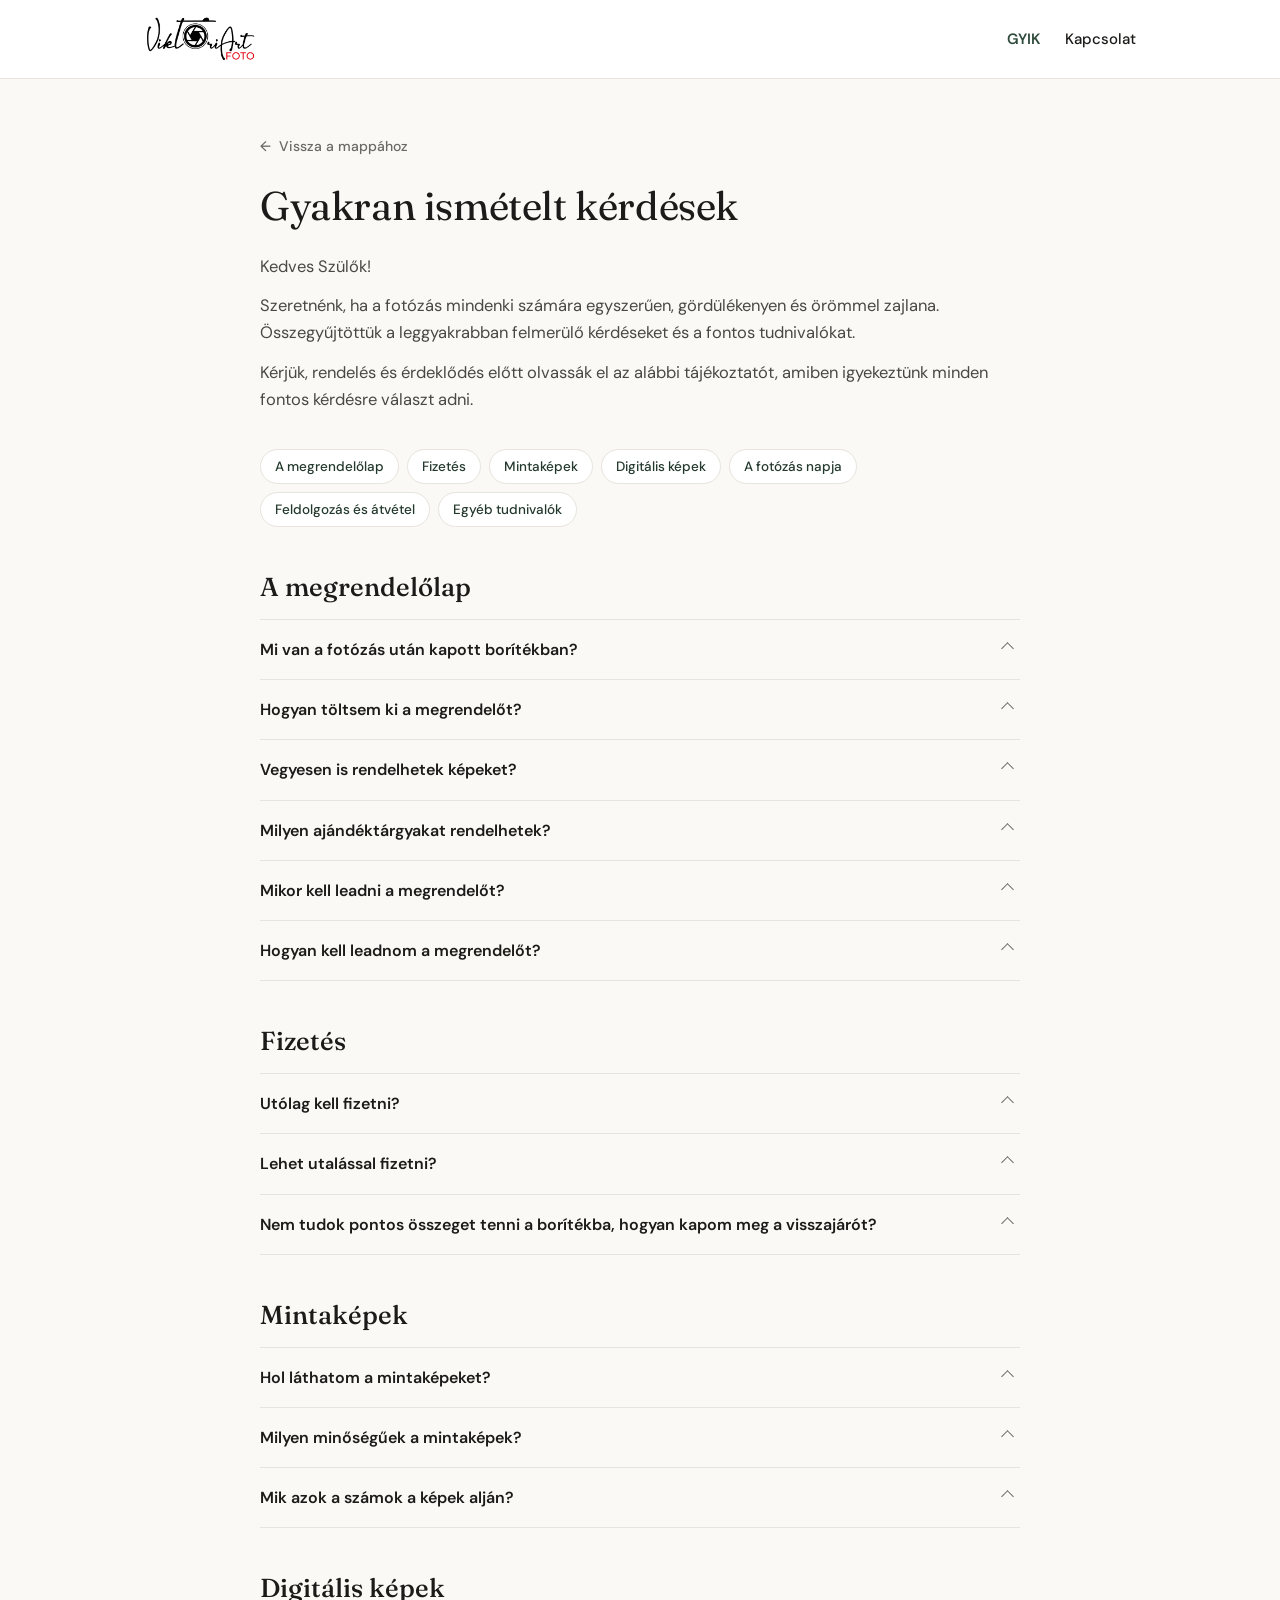
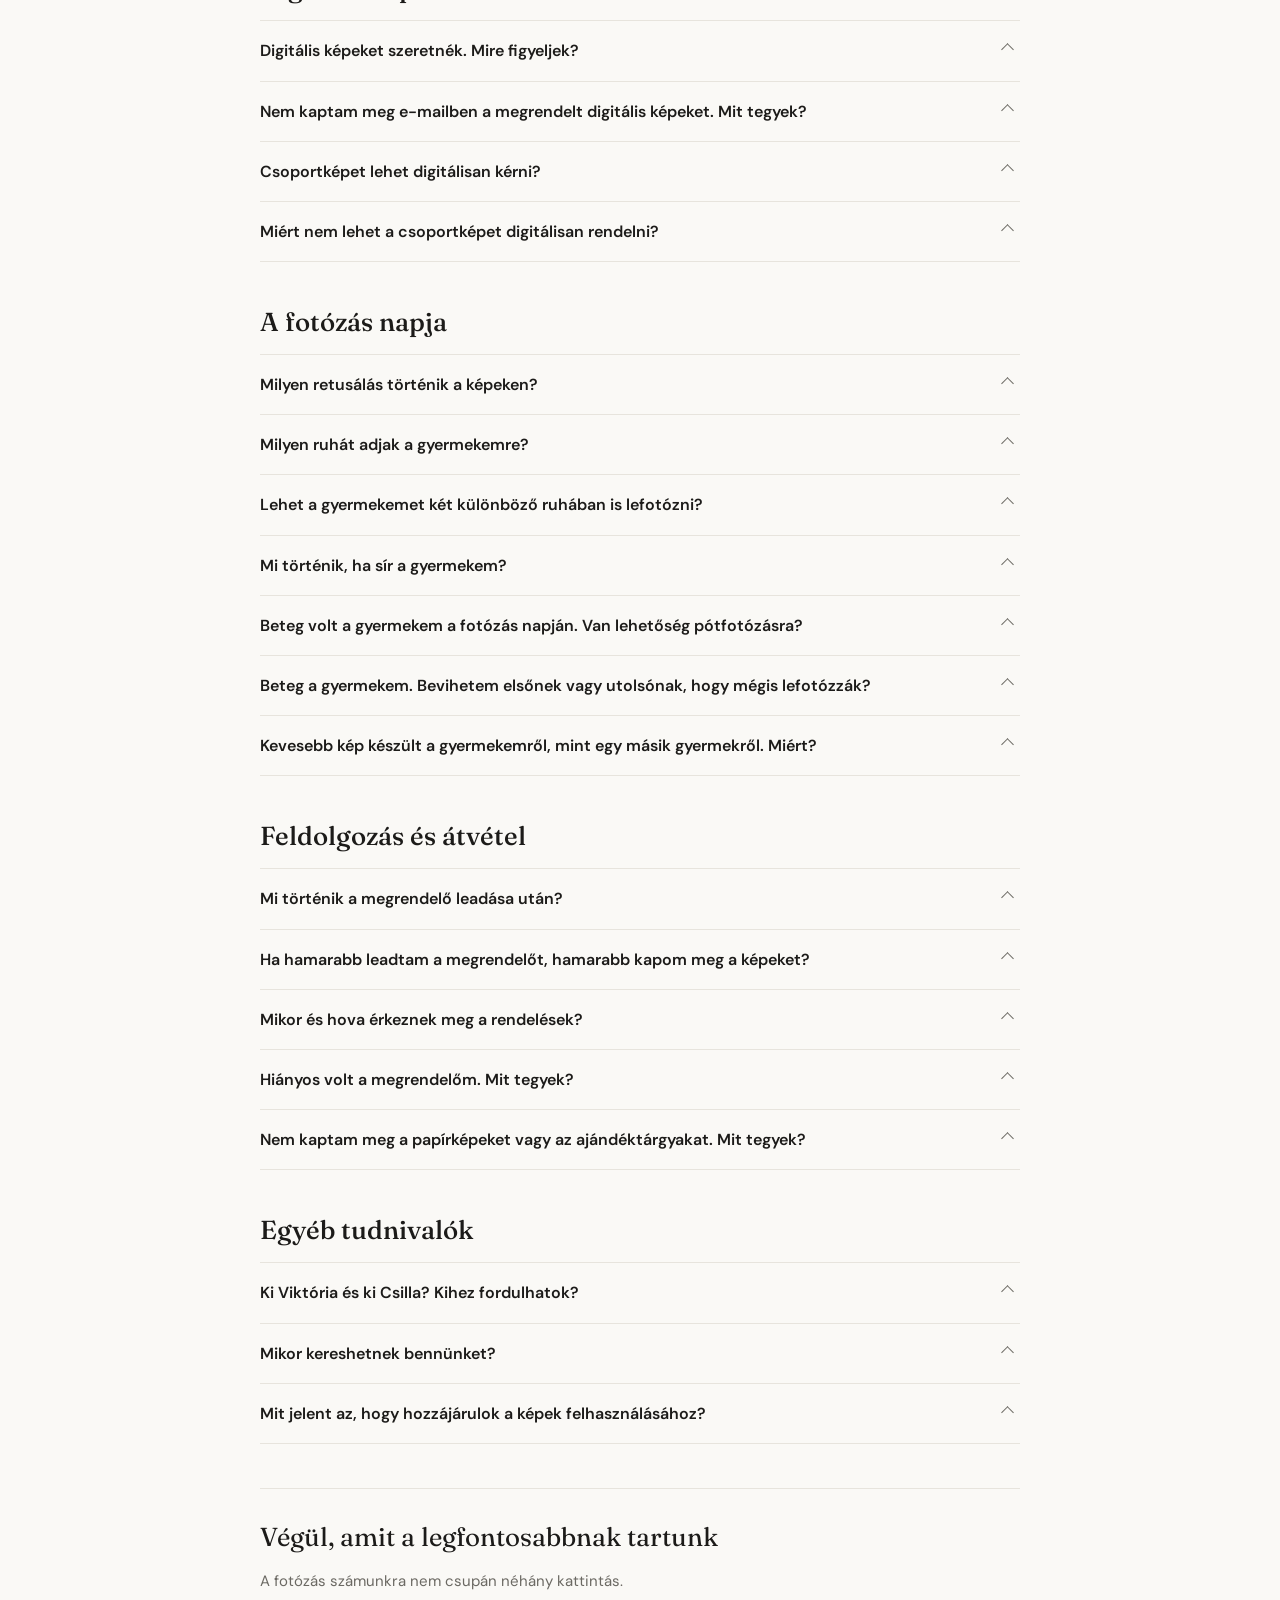
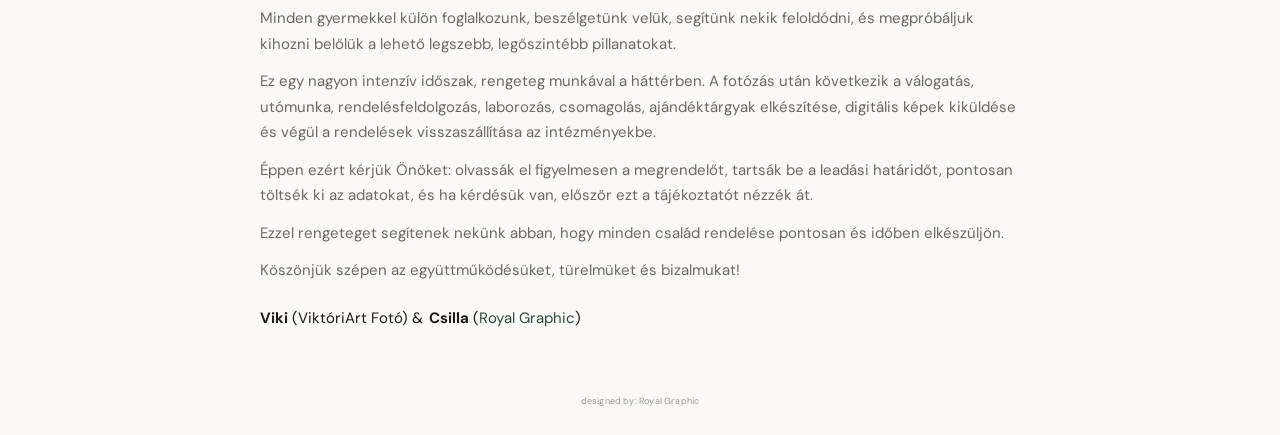
<file: gyik.html>
<!doctype html>
<html lang="hu">

<head>
  <meta charset="utf-8">
  <meta name="viewport" content="width=device-width, initial-scale=1">
  <meta name="robots" content="noindex, nofollow">
  <meta name="referrer" content="no-referrer">
  <meta name="description" content="Tudnivalók a fotózásról, a megrendelésről és a képek átvételéről.">
  <meta name="theme-color" content="#FAF9F6">
  <title>Gyakran ismételt kérdések - ViktóriArt Fotó</title>
  <link rel="icon" type="image/png" href="assets/favicon.png">
  <link rel="preconnect" href="https://fonts.googleapis.com">
  <link rel="preconnect" href="https://fonts.gstatic.com" crossorigin>
  <link
    href="https://fonts.googleapis.com/css2?family=DM+Sans:wght@400;500;700&family=Fraunces:opsz,wght@9..144,400;9..144,500&display=swap"
    rel="stylesheet">
  <link rel="stylesheet" href="styles.css">
</head>

<body>
  <div class="page">

    <header class="site-header">
      <div class="header-inner">
        <a href="index.html" aria-label="ViktóriArt Fotó - mintaképek" class="site-logo">
          <img src="assets/logo.png" alt="ViktóriArt Fotó" class="site-logo-img">
        </a>
        <nav aria-label="Fő navigáció" class="site-nav">
          <a href="gyik.html" aria-current="page" class="nav-link-active">GYIK</a>
          <a href="kapcsolat.html" class="nav-link-alt">Kapcsolat</a>
        </nav>
      </div>
    </header>

    <main class="page-main">
      <div class="content-wide">

        <a href="index.html" class="back-link back-link-base"><span aria-hidden="true" class="arrow">←</span>Vissza a
          mappához</a>

        <h1 class="faq-title">Gyakran ismételt kérdések</h1>

        <p class="faq-intro">Kedves Szülők!</p>
        <p class="faq-intro-2">Szeretnénk, ha a fotózás mindenki számára egyszerűen, gördülékenyen és örömmel zajlana.
          Összegyűjtöttük a leggyakrabban felmerülő kérdéseket és a fontos tudnivalókat.</p>
        <p class="faq-intro-last">Kérjük, rendelés és érdeklődés előtt olvassák el az alábbi tájékoztatót, amiben
          igyekeztünk minden fontos kérdésre választ adni.</p>

        <nav aria-label="Témakörök" class="topic-nav">
          <a href="#megrendelo" class="topic-chip">A megrendelőlap</a>
          <a href="#fizetes" class="topic-chip">Fizetés</a>
          <a href="#mintakepek" class="topic-chip">Mintaképek</a>
          <a href="#digitalis" class="topic-chip">Digitális képek</a>
          <a href="#fotozas" class="topic-chip">A fotózás napja</a>
          <a href="#atvetel" class="topic-chip">Feldolgozás és átvétel</a>
          <a href="#egyeb" class="topic-chip">Egyéb tudnivalók</a>
        </nav>

        <section id="megrendelo" class="faq-section">
          <h2 class="faq-section-title">A megrendelőlap</h2>
          <div class="faq-list">

            <details class="faq-item">
              <summary class="faq-question">Mi van a fotózás után kapott borítékban?<span class="chev faq-chevron"
                  aria-hidden="true"></span></summary>
              <div class="faq-answer">
                <p class="answer-p">Minden gyermek a fotózás után kap egy lezárt borítékot, amelyben 2 db megrendelőlap
                  található:</p>
                <ul class="answer-list">
                  <li><span class="form-red"><strong>Piros megrendelőlap </strong>(ViktóriArt Fotó):</span> a fényképek
                    megrendelésére szolgál.</li>
                  <li><span class="form-blue"><strong>Kék megrendelőlap </strong>(Royal Graphic):</span> az
                    ajándéktárgyak
                    megrendelésére szolgál.</li>
                </ul>
                <p class="answer-p-last">Kérjük, a két megrendelőt külön-külön töltsék ki!</p>
              </div>
            </details>

            <details class="faq-item">
              <summary class="faq-question">Hogyan töltsem ki a megrendelőt?<span class="chev faq-chevron"
                  aria-hidden="true"></span></summary>
              <div class="faq-answer">
                <p class="answer-p">A megrendelőt kérjük:</p>
                <ul class="answer-list">
                  <li>pontosan,</li>
                  <li>hiánytalanul,</li>
                  <li>jól olvashatóan,</li>
                  <li>a megfelelő darabszámokkal,</li>
                  <li>a megfelelő méretekkel</li>
                </ul>
                <p class="answer-p">kitölteni.</p>
                <p class="answer-p">A megrendelő alapján készítjük el az Önök rendelését, ezért nagyon fontos, hogy
                  minden adat egyértelmű legyen.</p>
                <p class="answer-p">Ha egy rendelés hiányos vagy nem egyértelmű, nem tudhatjuk biztosan, mi az Önök
                  pontos igénye, így sajnos a rendelés feldolgozása és a kért termék elkészítése is nehézségekbe
                  ütközhet.</p>
                <p class="answer-p-last">Amennyiben úgy érzik, hogy hibásan vagy hiányosan adták le a megrendelést,
                  kérjük, mielőbb vegyék fel velünk a kapcsolatot, és megpróbáljuk orvosolni a problémát.</p>
              </div>
            </details>

            <details class="faq-item">
              <summary class="faq-question">Vegyesen is rendelhetek képeket?<span class="chev faq-chevron"
                  aria-hidden="true"></span></summary>
              <div class="faq-answer">
                <p class="answer-p">Természetesen igen!</p>
                <p class="answer-p">Lehet például:</p>
                <ul class="answer-list">
                  <li>többféle méretű papírképet,</li>
                  <li>különböző képeket,</li>
                  <li>papírképet és digitális képet is</li>
                </ul>
                <p class="answer-p">együttesen rendelni.</p>
                <p class="answer-p-last">A különböző termékek szabadon kombinálhatók a megrendelőlapon feltüntetett
                  lehetőségek szerint.</p>
              </div>
            </details>

            <details class="faq-item">
              <summary class="faq-question">Milyen ajándéktárgyakat rendelhetek?<span class="chev faq-chevron"
                  aria-hidden="true"></span></summary>
              <div class="faq-answer">
                <p class="answer-p">A kék megrendelőlapon található QR-kód beolvasásával egyszerűen elérheti az
                  ajándéktárgyak elkészítésében közreműködő partnerem oldalát, ahol további információkat és
                  katalógusképeket talál az elérhető termékekről:
                  <a href="https://royalgraphic.hu/fotos-ajandek" target="_blank" rel="noopener noreferrer"
                    class="link-inline">royalgraphic.hu/fotos-ajandek</a>
                </p>
                <p class="answer-p">Érdemes az oldalt már a megrendelőlap kitöltése előtt felkeresni, mert a
                  termékek megtekintése segíthet a választásban. Ha pedig kérdése merül fel, az oldalon a
                  kapcsolatfelvételhez szükséges információkat is megtalálja.
                </p>
                <p class="answer-p-last">Ha olyan terméket keres, ami nem szerepel a megrendelőlapon, keresse az
                  ajándéktárgyak készítőjét, és érdeklődjön a lehetőségekről!
                </p>
              </div>
            </details>

            <details class="faq-item">
              <summary class="faq-question">Mikor kell leadni a megrendelőt?<span class="chev faq-chevron"
                  aria-hidden="true"></span></summary>
              <div class="faq-answer">
                <p class="answer-p">A megrendelőlap alján minden esetben fel van tüntetve a leadási határidő.</p>
                <p class="answer-p-last">Kérjük, ezt a határidőt tartsák be, hogy minden gyermek rendelése időben
                  feldolgozható legyen.</p>
              </div>
            </details>

            <details class="faq-item">
              <summary class="faq-question">Hogyan kell leadnom a megrendelőt?<span class="chev faq-chevron"
                  aria-hidden="true"></span></summary>
              <div class="faq-answer">
                <p class="answer-p">A megrendelőlapokat a megadott határidőig kérjük:</p>
                <ul class="answer-list">
                  <li>kitölteni,</li>
                  <li>a rendelés ellenértékét beletenni,</li>
                  <li>a borítékot lezárni,</li>
                  <li>majd az intézményben leadni.</li>
                </ul>
                <p class="answer-p-last">A borítékra kérjük írják rá a benne lévő pontos összeget, és lezárt állapotban
                  adják át.</p>
              </div>
            </details>

          </div>
        </section>

        <section id="fizetes" class="faq-section">
          <h2 class="faq-section-title">Fizetés</h2>
          <div class="faq-list">

            <details class="faq-item">
              <summary class="faq-question">Utólag kell fizetni?<span class="chev faq-chevron"
                  aria-hidden="true"></span></summary>
              <div class="faq-answer">
                <p class="answer-p">Nem.</p>
                <p class="answer-p-last">A rendelés pontos ellenértékét kérjük a lezárt borítékba beletenni, és így
                  leadni az
                  intézményben.</p>
              </div>
            </details>

            <details class="faq-item">
              <summary class="faq-question">Lehet utalással fizetni?<span class="chev faq-chevron"
                  aria-hidden="true"></span></summary>
              <div class="faq-answer">
                <p class="answer-p">Nagyon szeretnénk kérni, hogy lehetőség szerint ne utaljanak.</p>
                <p class="answer-p">Több intézmény és nagyon sok rendelés esetén rendkívül nehéz folyamatosan nyomon
                  követni, hogy ki, mikor és milyen összegben utalt.</p>
                <p class="answer-p">Ezért számunkra az a legbiztonságosabb és legegyszerűbb, ha mindenki a lezárt
                  borítékban, az intézményben adja le a megrendelését és az összeget.</p>
                <p class="answer-p-last">Köszönjük, hogy ezzel is segítik a gördülékeny munkánkat!</p>
              </div>
            </details>

            <details class="faq-item">
              <summary class="faq-question">Nem tudok pontos összeget tenni a borítékba, hogyan kapom meg a
                visszajárót?<span class="chev faq-chevron" aria-hidden="true"></span></summary>
              <div class="faq-answer">
                <p class="answer-p-last">Kérjük, pontos összeget tegyen a borítékba, mert visszajárót nem áll módunkban
                  kezelni!</p>
              </div>
            </details>

          </div>
        </section>

        <section id="mintakepek" class="faq-section">
          <h2 class="faq-section-title">Mintaképek</h2>
          <div class="faq-list">

            <details class="faq-item">
              <summary class="faq-question">Hol láthatom a mintaképeket?<span class="chev faq-chevron"
                  aria-hidden="true"></span></summary>
              <div class="faq-answer">
                <p class="answer-p-last">A fotózást követő három munkanapon belül az intézményben megadott e-mail
                  címükre érkezni fog
                  egy link, amin keresztül elérik a mintaképeket tartalmazó mappát.</p>
              </div>
            </details>

            <details class="faq-item">
              <summary class="faq-question">Milyen minőségűek a mintaképek?<span class="chev faq-chevron"
                  aria-hidden="true"></span></summary>
              <div class="faq-answer">
                <p class="answer-p">A mintaképek:</p>
                <ul class="answer-list">
                  <li>kicsinyített,</li>
                  <li>vízjellel ellátott,</li>
                  <li>alacsonyabb felbontású képek.</li>
                </ul>
                <p class="answer-p-last">A megrendelt digitális képeket később jó minőségben, nagy felbontásban, a
                  korábban mintaképeket tartalmazó mappába tesszük.</p>
              </div>
            </details>

            <details class="faq-item">
              <summary class="faq-question">Mik azok a számok a képek alján?<span class="chev faq-chevron"
                  aria-hidden="true"></span></summary>
              <div class="faq-answer">
                <p class="answer-p">A képek mellett/alján szereplő szám a kép azonosítója, például: <strong
                    class="text-strong">DSC 0123</strong></p>
                <p class="answer-p">A megrendelőlapon kérjük, ezt a pontos képszámot tüntessék fel!</p>
                <p class="answer-p">Ne azt írják, hogy „1. kép”, „2. kép”, „3. kép”.</p>
                <p class="answer-p-last">A képen található azonosító számot írják be, például: DSC 0123.</p>
              </div>
            </details>

          </div>
        </section>

        <section id="digitalis" class="faq-section">
          <h2 class="faq-section-title">Digitális képek</h2>
          <div class="faq-list">

            <details class="faq-item">
              <summary class="faq-question">Digitális képeket szeretnék. Mire figyeljek?<span class="chev faq-chevron"
                  aria-hidden="true"></span></summary>
              <div class="faq-answer">
                <p class="answer-p">A digitálisan megrendelést képek minden esetben az intézményben nyilvántartott
                  e-mail címre kerülnek kiküldésre.</p>
                <p class="answer-p">Hibás vagy hiányzó e-mail-cím esetén nem tudjuk a képeket elküldeni.</p>
                <p class="answer-p-last">Amennyiben a többiek már megkapták a digitális képeket, Ön pedig nem, kérjük,
                  vegyék fel velünk a kapcsolatot.</p>
              </div>
            </details>

            <details class="faq-item">
              <summary class="faq-question">Nem kaptam meg e-mailben a megrendelt digitális képeket. Mit tegyek?<span
                  class="chev faq-chevron" aria-hidden="true"></span></summary>
              <div class="faq-answer">
                <p class="answer-p">Előfordulhat, hogy a Drive vagy az e-mail rendszer nem küldi ki megfelelően az
                  értesítést, illetve technikai probléma lép fel.</p>
                <p class="answer-p">Amennyiben a csoportban a többiek már megkapták a digitális képeiket, kérjük,
                  elsőként nézzék meg a Google Drive-ban a „Velem megosztva” részt.</p>
                <p class="answer-p">Ott meg kell találniuk a gyermekük mappáját.</p>
                <p class="answer-p">Ha ott sem találják, előfordulhat, hogy:</p>
                <ul class="answer-list">
                  <li>hiányos volt a megrendelő,</li>
                  <li>hibás e-mail-cím került megadásra.</li>
                </ul>
                <p class="answer-p-last">Ebben az esetben kérjük, vegyék fel velünk a kapcsolatot.</p>
              </div>
            </details>

            <details class="faq-item">
              <summary class="faq-question">Csoportképet lehet digitálisan kérni?<span class="chev faq-chevron"
                  aria-hidden="true"></span></summary>
              <div class="faq-answer">
                <p class="answer-p">Sajnos nem.</p>
                <p class="answer-p">Csoportkép csak papírképen kérhető.</p>
                <p class="answer-p-last">Ennek oka, hogy a csoportképen több gyermek szerepel, és a digitális kép
                  további felhasználása érintheti más gyermekek személyiségi jogait.</p>
              </div>
            </details>

            <details class="faq-item">
              <summary class="faq-question">Miért nem lehet a csoportképet digitálisan rendelni?<span
                  class="chev faq-chevron" aria-hidden="true"></span></summary>
              <div class="faq-answer">
                <p class="answer-p">A csoportképen több gyermek szerepel, ezért a digitális formában történő továbbadás
                  és esetleges további felhasználás más gyermekek képmáshoz való jogát is érintheti.</p>
                <p class="answer-p-last">Ezért a csoportkép kizárólag 13 x 18 cm méretben, papírképként kérhető.</p>
              </div>
            </details>

          </div>
        </section>

        <section id="fotozas" class="faq-section">
          <h2 class="faq-section-title">A fotózás napja</h2>
          <div class="faq-list">

            <details class="faq-item">
              <summary class="faq-question">Milyen retusálás történik a képeken?<span class="chev faq-chevron"
                  aria-hidden="true"></span></summary>
              <div class="faq-answer">
                <p class="answer-p">Minden képen végzünk alap utómunkát:</p>
                <ul class="answer-list">
                  <li>színkorrekció,</li>
                  <li>fényesség- és tónusbeállítás,</li>
                  <li>vágás,</li>
                  <li>szükséges alapkorrekciók.</li>
                </ul>
                <p class="answer-p">Nagyobb, jól látható sebeket eltávolítunk.</p>
                <p class="answer-p">Ugyanakkor nincs lehetőségünk minden apró részlet retusálására. Nem áll módunkban
                  külön-külön eltávolítani például:</p>
                <ul class="answer-list">
                  <li>egy apró, alig látható sebet,</li>
                  <li>foltot a ruháról,</li>
                  <li>tetoválást,</li>
                  <li>minden kisebb ruházati hibát vagy egyéb apró részletet.</li>
                </ul>
                <p class="answer-p-last">Ezért kérjük Önöket, hogy a fotózás előtt lehetőség szerint ellenőrizzék a
                  gyermek ruháját, és ha nem szeretnék, hogy tetoválás látszódjon, gondoskodjanak annak eltávolításáról.
                </p>
              </div>
            </details>

            <details class="faq-item">
              <summary class="faq-question">Milyen ruhát adjak a gyermekemre?<span class="chev faq-chevron"
                  aria-hidden="true"></span></summary>
              <div class="faq-answer">
                <p class="answer-p">A fotózás előtt előre megmutatjuk az intézménynek a választott hátteret, és
                  elmondjuk, milyen színű ruhákat ajánlunk hozzá.</p>
                <p class="answer-p-last">A konkrét öltözéket természetesen Önökre bízzuk, de érdemes figyelembe venni,
                  hogy egy ünnepi, karácsonyi fotón szép látványt nyújt, ha a gyermek az alkalomhoz illően, rendezett
                  ruhában érkezik.</p>
              </div>
            </details>

            <details class="faq-item">
              <summary class="faq-question">Lehet a gyermekemet két különböző ruhában is lefotózni?<span
                  class="chev faq-chevron" aria-hidden="true"></span></summary>
              <div class="faq-answer">
                <p class="answer-p">Sajnos nincs lehetőség két külön ruhában történő fotózásra.</p>
                <p class="answer-p">Ennek oka, hogy a fotózás nem csupán néhány gyors kép elkészítéséből áll. A
                  gyermekekkel beszélgetünk, megnyerjük a bizalmukat, segítünk nekik feloldódni, beállítjuk őket, és
                  minden gyermekre külön időt szánunk.</p>
                <p class="answer-p-last">Így is arra törekszünk, hogy minden gyermekről szép, változatos sorozat
                  készüljön.</p>
              </div>
            </details>

            <details class="faq-item">
              <summary class="faq-question">Mi történik, ha sír a gyermekem?<span class="chev faq-chevron"
                  aria-hidden="true"></span></summary>
              <div class="faq-answer">
                <p class="answer-p">Semmi gond.</p>
                <p class="answer-p">Amennyiben egy gyermek sír vagy megijed, a gondozónőkkel, óvónőkkel együtt
                  megpróbáljuk megnyugtatni.</p>
                <p class="answer-p">Ha szükséges, várunk egy kicsit, és később újra megpróbáljuk.</p>
                <p class="answer-p">Ha viszont a gyermek továbbra sem szeretné a fotózást, nem erőltetjük. Nem
                  szeretnénk, hogy számára a fotózás kényszer vagy rossz élmény legyen.</p>
                <p class="answer-p-last">Ez egyébként ritkán fordul elő, mert mindenben igyekszünk támogatni a
                  gyermekeket, és játékosan, türelmesen közelítünk hozzájuk.</p>
              </div>
            </details>

            <details class="faq-item">
              <summary class="faq-question">Beteg volt a gyermekem a fotózás napján. Van lehetőség pótfotózásra?<span
                  class="chev faq-chevron" aria-hidden="true"></span></summary>
              <div class="faq-answer">
                <p class="answer-p">Amennyiben több napon keresztül az intézményben tartózkodunk, lehetőség szerint egy
                  másik napon, egy másik csoporttal tud csatlakozni a fotózáshoz. Ezt az intézményben a gondozónőkkel,
                  óvónőkkel egyeztetjük.</p>
                <p class="answer-p">Másik napon előre nem tudjuk garantálni a pótfotózást.</p>
                <p class="answer-p-last">Előfordulhat, hogy pótfotózást később a saját stúdiónkban szervezünk, de ennek
                  lehetősége attól függ, hogy az összes érintett intézményből mekkora igény jelentkezik.</p>
              </div>
            </details>

            <details class="faq-item">
              <summary class="faq-question">Beteg a gyermekem. Bevihetem elsőnek vagy utolsónak, hogy mégis
                lefotózzák?<span class="chev faq-chevron" aria-hidden="true"></span></summary>
              <div class="faq-answer">
                <p class="answer-p">Semmiképpen sem.</p>
                <p class="answer-p">Ennek több oka is van. A beteg gyermek általában:</p>
                <ul class="answer-list">
                  <li>fáradtabb,</li>
                  <li>bágyadtabb,</li>
                  <li>kevésbé jókedvű,</li>
                  <li>könnyebben elsírja magát,</li>
                  <li>és sokszor a betegség a szemén, arcán is látható.</li>
                </ul>
                <p class="answer-p">Még akkor sem biztos, hogy jól érzi magát a fotózáson, ha „csak egy kis megfázásról
                  van szó”, vagy már elmúltak a tünetek, de még otthon tartják biztonsági okokból.</p>
                <p class="answer-p">A gyermek egészsége minden fotónál fontosabb.</p>
                <p class="answer-p">Ráadásul egy beteg gyermek megfertőzheti a többi gyermeket és minket is, nekünk
                  pedig ezt követően további intézményekbe kell mennünk fotózni.</p>
                <p class="answer-p-last">Kérjük, ebben legyenek partnereink!</p>
              </div>
            </details>

            <details class="faq-item">
              <summary class="faq-question">Kevesebb kép készült a gyermekemről, mint egy másik gyermekről. Miért?<span
                  class="chev faq-chevron" aria-hidden="true"></span></summary>
              <div class="faq-answer">
                <p class="answer-p">Kérjük, ne a képek számát hasonlítsák össze!</p>
                <p class="answer-p">Minden gyermekre ugyanannyi figyelmet és időt fordítunk a fotózás során.</p>
                <p class="answer-p">Előfordulhat, hogy egy gyermekről több jól sikerült kép készül, mert például:</p>
                <ul class="answer-list">
                  <li>többféle arckifejezést mutat,</li>
                  <li>többet mosolyog,</li>
                  <li>huncutkodik,</li>
                  <li>változatosabban reagál a helyzetekre.</li>
                </ul>
                <p class="answer-p">Más gyermeknél lehet, hogy kevesebb kép marad meg, mert végig ugyanúgy ült, kevésbé
                  változtatta az arckifejezését, vagy éppen nehezebben oldódott fel.</p>
                <p class="answer-p">A lényeg nem a képek mennyisége, hanem az, hogy a gyermekükről készült sorozatban
                  megtalálják azokat a pillanatokat, amelyeket igazán szépnek éreznek.</p>
                <p class="answer-p-last">Kérjük, ne hasonlítsák össze gyermekük képeit más gyermekekével. Minden gyermek
                  egyedi, és minden gyermekből a számára legszebb pillanatokat szeretnénk megmutatni.</p>
              </div>
            </details>

          </div>
        </section>

        <section id="atvetel" class="faq-section">
          <h2 class="faq-section-title">Feldolgozás és átvétel</h2>
          <div class="faq-list">

            <details class="faq-item">
              <summary class="faq-question">Mi történik a megrendelő leadása után?<span class="chev faq-chevron"
                  aria-hidden="true"></span></summary>
              <div class="faq-answer">
                <p class="answer-p">A folyamat több lépésből áll:</p>
                <ul class="answer-list">
                  <li>a határidő után átvesszük a megrendelőket az intézményből,</li>
                  <li>feldolgozzuk a rendeléseket,</li>
                  <li>a képeket méret és rendelés szerint csoportosítjuk,</li>
                  <li>elvégezzük az utómunkát,</li>
                  <li>elküldjük a képeket a laborba,</li>
                  <li>átvesszük az elkészült papírképeket,</li>
                  <li>gyermekenként összeállítjuk és csomagoljuk a rendeléseket,</li>
                  <li>elkészülnek az ajándéktárgyak,</li>
                  <li>kiküldjük a megrendelt digitális képeket,</li>
                  <li>végül a kész papírképeket és ajándéktárgyakat visszaszállítjuk az intézménybe.</li>
                </ul>
                <p class="answer-p-last">Kérjük türelmüket és megértésüket.</p>
              </div>
            </details>

            <details class="faq-item">
              <summary class="faq-question">Ha hamarabb leadtam a megrendelőt, hamarabb kapom meg a képeket?<span
                  class="chev faq-chevron" aria-hidden="true"></span></summary>
              <div class="faq-answer">
                <p class="answer-p">Nem.</p>
                <p class="answer-p">A megrendeléseket nem folyamatosan, egyesével dolgozzuk fel.</p>
                <p class="answer-p">A leadási határidő után, egyszerre vesszük át az intézményben a megrendelőket, és
                  ezután kezdjük meg azok feldolgozását.</p>
                <p class="answer-p-last">Így tudjuk biztosítani, hogy mindenki rendelése egységesen, követhetően és a
                  lehető leggyorsabban elkészüljön.</p>
              </div>
            </details>

            <details class="faq-item">
              <summary class="faq-question">Mikor és hova érkeznek meg a rendelések?<span class="chev faq-chevron"
                  aria-hidden="true"></span></summary>
              <div class="faq-answer">
                <p class="answer-p">A kész papírképeket és ajándéktárgyakat az intézményben személyesen adjuk át. Saját
                  csoportjukban át tudják átvenni.</p>
                <p class="answer-p">Fontos tudni, hogy a rendelés elkészítésének több lépése van, ezért ez több hetet is
                  igénybe vehet.</p>
                <p class="answer-p-last">Úgy szervezzük a munkát, hogy a rendelések az ünnepek előtt
                  megérkezzenek, így át tudják adni őket szeretteiknek.</p>
              </div>
            </details>

            <details class="faq-item">
              <summary class="faq-question">Hiányos volt a megrendelőm. Mit tegyek?<span class="chev faq-chevron"
                  aria-hidden="true"></span></summary>
              <div class="faq-answer">
                <p class="answer-p">Kérjük, vegyék fel velünk a kapcsolatot!</p>
                <p class="answer-p">Igyekszünk a problémát a lehető leggyorsabban megoldani.</p>
                <p class="answer-p-last">Amennyiben hibás vagy hiányos rendelés miatt kellemetlenség adódik, előre is
                  köszönjük megértésüket és elnézésüket kérjük.</p>
              </div>
            </details>

            <details class="faq-item">
              <summary class="faq-question">Nem kaptam meg a papírképeket vagy az ajándéktárgyakat. Mit tegyek?<span
                  class="chev faq-chevron" aria-hidden="true"></span></summary>
              <div class="faq-answer">
                <p class="answer-p">Ha a többiek már megkapták a rendelésüket, Ön azonban nem, kérjük, vegye fel velünk
                  a kapcsolatot.</p>
                <p class="answer-p">A gyors beazonosítás érdekében minden esetben írja meg:</p>
                <ul class="answer-list">
                  <li>a gyermek teljes nevét,</li>
                  <li>az intézmény nevét,</li>
                  <li>a csoport megnevezését.</li>
                </ul>
                <p class="answer-p-last">Ezek nélkül sokkal nehezebb megtalálnunk a rendelést.</p>
              </div>
            </details>

          </div>
        </section>

        <section id="egyeb" class="faq-section">
          <h2 class="faq-section-title">Egyéb tudnivalók</h2>
          <div class="faq-list">

            <details class="faq-item">
              <summary class="faq-question">Ki Viktória és ki Csilla? Kihez fordulhatok?<span class="chev faq-chevron"
                  aria-hidden="true"></span></summary>
              <div class="faq-answer">
                <p class="answer-p"><strong class="text-strong-alt">Viktória</strong> - ő a fotós (ViktóriArt Fotó). A
                  fotózással, képekkel, mintaképekkel, digitális képekkel kapcsolatos kérdésekben őt keressék.</p>
                <p class="answer-p"><strong class="text-strong">Csilla</strong> - ő a grafikus (Royal Graphic), aki az
                  ajándéktárgyakat készíti, ezzel kapcsolatos kérdésekben ő tud segíteni.
                </p>
                <p class="answer-p-last">A rendelhető ajándéktárgyakról és egyéb szolgáltatásairól további információt
                  az alábbi <a href="https://royalgraphic.hu/fotos-ajandek" target="_blank" rel="noopener noreferrer"
                    class="link-inline">oldalon</a> talál.</p>
              </div>
            </details>

            <details class="faq-item">
              <summary class="faq-question">Mikor kereshetnek bennünket?<span class="chev faq-chevron"
                  aria-hidden="true"></span></summary>
              <div class="faq-answer">
                <p class="answer-p">Ez az időszak a fotós számára rendkívül intenzív, ezért sajnos napközben nem tud
                  folyamatosan telefonokat fogadni, éz e-mailekre is korlátozottan tud válaszolni. Előfordulhat, hogy
                  egy e-mail csak
                  este, vagy akár 2-3 nappal később jut el hozzá és kerül megválaszolásra.</p>
                <p class="answer-p">Ezért kérjük, hogy elsőként mindig olvassák el ezt a tájékoztatót, mert igyekeztünk
                  a leggyakoribb kérdésekre itt választ adni.</p>
                <p class="answer-p">Amennyiben egyéb kérdésük lenne, a fotós telefonon 12:00 és 14:00 óra között
                  tud hívást fogadni.</p>
                <p class="answer-p">A grafikus hétköznap, munkaidőben folyamatosan elérhető. </p>
                <a href="kapcsolat.html" class="gift-link gift-cta link-spaced">Kapcsolat<span aria-hidden="true"
                    class="arrow">→</span></a>
                <p class="answer-p-last">Köszönjük a türelmüket és megértésüket!</p>
              </div>
            </details>

            <details class="faq-item">
              <summary class="faq-question">Mit jelent az, hogy hozzájárulok a képek felhasználásához?<span
                  class="chev faq-chevron" aria-hidden="true"></span></summary>
              <div class="faq-answer">
                <p class="answer-p">A hozzájárulás kizárólag arra vonatkozik, hogy a ViktóriaArt Fotó oldalán esetenként
                  megjelenhessen egy-egy gyermek fotója.</p>
                <p class="answer-p">Ezeket kizárólag saját oldalamon használom: referenciaként, vagy azért, mert készült
                  egy különösen szép, kedves pillanat.</p>
                <p class="answer-p">Más célra és más felületen nem használom fel a gyermekek fotóit.</p>
                <p class="answer-p-last">Fontos azonban, hogy még hozzájárulás esetén sem jelenti ez azt, hogy a gyermek
                  fotója biztosan megjelenik. Csak néhány, általam kiválasztott képet szoktam megosztani, és
                  előfordulhat, hogy egy adott gyermek képe egyáltalán nem kerül ki.</p>
              </div>
            </details>

          </div>
        </section>

        <div class="closing">
          <h2 class="closing-title">Végül, amit a legfontosabbnak tartunk</h2>
          <p class="closing-lead">A fotózás számunkra nem csupán néhány kattintás.</p>
          <p class="closing-p">Minden gyermekkel külön foglalkozunk, beszélgetünk velük, segítünk nekik feloldódni, és
            megpróbáljuk kihozni belőlük a lehető legszebb, legőszintébb pillanatokat.</p>
          <p class="closing-p">Ez egy nagyon intenzív időszak, rengeteg munkával a háttérben. A fotózás után következik
            a válogatás, utómunka, rendelésfeldolgozás, laborozás, csomagolás, ajándéktárgyak elkészítése, digitális
            képek kiküldése és végül a rendelések visszaszállítása az intézményekbe.</p>
          <p class="closing-p">Éppen ezért kérjük Önöket: olvassák el figyelmesen a megrendelőt, tartsák be a leadási
            határidőt, pontosan töltsék ki az adatokat, és ha kérdésük van, először ezt a tájékoztatót nézzék át.</p>
          <p class="closing-p">Ezzel rengeteget segítenek nekünk abban, hogy minden család rendelése pontosan és időben
            elkészüljön.</p>
          <p class="closing-p-last">Köszönjük szépen az együttműködésüket, türelmüket és bizalmukat!</p>
          <p class="signature"><span class="sig-group"><strong class="sig-name">Viki</strong> <span
                class="sig-detail">(ViktóriArt Fotó)</span> &amp;</span> <span class="sig-group"><strong
                class="sig-name">Csilla</strong> <span class="sig-detail">(<a href="https://royalgraphic.hu"
                  target="_blank" rel="noopener noreferrer" class="link-inline">Royal Graphic</a>)</span></span></p>
        </div>

      </div>
    </main>

    <footer class="site-footer">
      <p class="footer-text">designed by: <a href="https://royalgraphic.hu" target="_blank" rel="noopener noreferrer"
          class="footer-link">Royal Graphic</a></p>
    </footer>

  </div>
  <script src="app.js" defer></script>
</body>

</html>
</file>
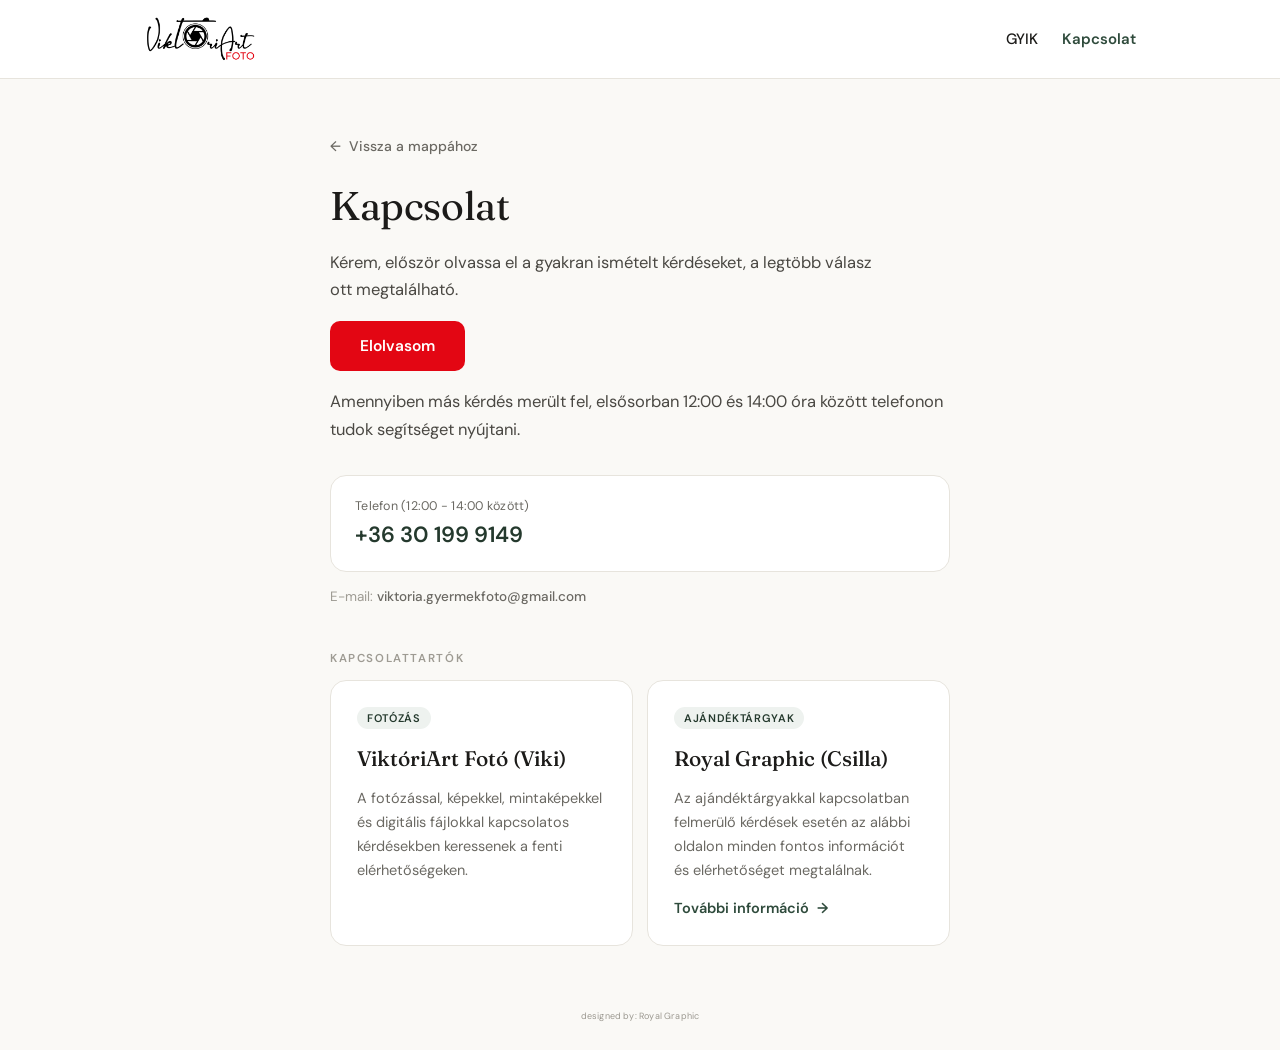
<file: kapcsolat.html>
<!doctype html>
<html lang="hu">
<head>
<meta charset="utf-8">
<meta name="viewport" content="width=device-width, initial-scale=1">
<meta name="robots" content="noindex, nofollow">
<meta name="referrer" content="no-referrer">
<meta name="description" content="Elérhetőségek: telefon és e-mail.">
<meta name="theme-color" content="#FAF9F6">
<title>ViktóriArt Fotó - Kapcsolat</title>
<link rel="icon" type="image/png" href="assets/favicon.png">
<link rel="preconnect" href="https://fonts.googleapis.com">
<link rel="preconnect" href="https://fonts.gstatic.com" crossorigin>
<link href="https://fonts.googleapis.com/css2?family=DM+Sans:wght@400;500;700&family=Fraunces:opsz,wght@9..144,400;9..144,500&display=swap" rel="stylesheet">
<link rel="stylesheet" href="styles.css">
</head>
<body>
<div class="page">

  <header class="site-header">
    <div class="header-inner">
      <a href="index.html" aria-label="ViktóriArt Fotó - mintaképek" class="site-logo">
        <img src="assets/logo.png" alt="ViktóriArt Fotó" class="site-logo-img">
      </a>
      <nav aria-label="Fő navigáció" class="site-nav">
        <a href="gyik.html" class="nav-link-alt">GYIK</a>
        <a href="kapcsolat.html" aria-current="page" class="nav-link-active">Kapcsolat</a>
      </nav>
    </div>
  </header>

  <main class="page-main">
    <div class="content">

      <a href="index.html" class="back-link back-link-base"><span aria-hidden="true" class="arrow">←</span>Vissza a mappához</a>

      <h1 class="page-title">Kapcsolat</h1>

      <p class="contact-lead">Kérem, először olvassa el a gyakran ismételt kérdéseket, a legtöbb válasz ott megtalálható.</p>
      <a type="button" class="button-secondary" href="gyik.html">Elolvasom</a>
      <p class="contact-lead-last">Amennyiben más kérdés merült fel, elsősorban 12:00 és 14:00 óra között&nbsp;telefonon tudok segítséget nyújtani.</p>

      <a href="tel:+36301999149" class="phone-card">
        <span class="phone-label">Telefon (12:00 - 14:00 között)</span>
        <span class="phone-number">+36 30 199 9149</span>
      </a>

      <p class="email-line">E-mail: <a href="mailto:viktoria.gyermekfoto@gmail.com" class="email-link">viktoria.gyermekfoto@gmail.com</a></p>

      <h2 class="contacts-heading">Kapcsolattartók</h2>

      <div class="contacts-grid">
        <div class="contact-card">
          <span class="contact-tag">Fotózás</span>
          <h3 class="contact-name">ViktóriArt Fotó (Viki)</h3>
          <p class="contact-text">A fotózással, képekkel, mintaképekkel és digitális fájlokkal kapcsolatos kérdésekben keressenek a fenti elérhetőségeken.</p>
        </div>
        <div class="contact-card">
          <span class="contact-tag">Ajándéktárgyak</span>
          <h3 class="contact-name">Royal Graphic (Csilla)</h3>
          <p class="contact-text">Az ajándéktárgyakkal kapcsolatban felmerülő kérdések esetén az alábbi oldalon minden fontos információt és elérhetőséget megtalálnak.</p>
        <a href="https://royalgraphic.hu/fotos-ajandek" target="_blank" rel="noopener noreferrer"
            class="gift-link gift-cta">További információ<span aria-hidden="true" class="arrow">→</span></a>
        </div>
      </div>

    </div>
  </main>

  <footer class="site-footer">
    <p class="footer-text">designed by: <a href="https://royalgraphic.hu" target="_blank" rel="noopener noreferrer" class="footer-link">Royal Graphic</a></p>
  </footer>

</div>
<script src="app.js" defer></script>
</body>
</html>
</file>
<file: styles.css>
@charset "utf-8";

/* ViktóriArt Fotó – mintakép-mappa oldalai */

*, *::before, *::after { box-sizing: border-box; }

body {
  margin: 0;
  background: #FAF9F6;
  font-family: 'DM Sans', system-ui, sans-serif;
  color: #1C1B19;
  -webkit-font-smoothing: antialiased;
}

img { max-width: 100%; }

a {text-decoration: none;}

/* harmonika */
summary { list-style: none; }
summary::-webkit-details-marker { display: none; }
summary span.chev { transform: rotate(-135deg); }
details[open] summary span.chev { transform: rotate(45deg); }

/* nyilak */
.gift-link:hover span { transform: translateX(4px); }
.back-link:hover span { transform: translateX(-4px); }

/* elfogadó pipa és főgomb */
.consent input:checked + .box {
  background: #2F4B3C;
  border-color: #2F4B3C;
  background-image: url("data:image/svg+xml,%3Csvg xmlns='http://www.w3.org/2000/svg' viewBox='0 0 20 20' fill='none' stroke='white' stroke-width='2.4' stroke-linecap='round' stroke-linejoin='round'%3E%3Cpath d='M5 10.5l3.5 3.5L15 7'/%3E%3C/svg%3E");
  background-size: 20px 20px;
  background-position: center;
  background-repeat: no-repeat;
}

.box {
  flex: 0 0 auto;
  width: 22px;
  height: 22px;
  margin-top: 1px;
  border-radius: 6px;
  border: 1.5px solid #CFCBC0;
  background: #FFFFFF;
  transition: background 0.15s ease, border-color 0.15s ease;
}

.consent input:focus-visible + .box { outline: 2px solid #2F4B3C; outline-offset: 2px; }

.consent:has(input:checked) + .cta {
  background: #2F4B3C;
  border-color: #2F4B3C;
  color: #FFFFFF;
}
.consent:has(input:checked) + .cta:hover {
  background: #24392D;
  border-color: #24392D;
}

[hidden] { display: none !important; }

/* generált elemstílusok */
.page { min-height: 100vh; display: flex; flex-direction: column; background: #FAF9F6; }
.site-header { background: #FFFFFF; border-bottom: 1px solid #E7E4DD; }
.header-inner { max-width: 1040px; margin: 0 auto; padding: 16px 24px; display: flex; flex-wrap: wrap; align-items: center; justify-content: space-between; gap: 12px 16px; }
.site-logo { display: flex; align-items: center; flex-shrink: 0; }
.site-logo-img { height: clamp(34px, 8vw, 46px); width: auto; max-width: 100%; display: block; }
.site-nav { display: flex; align-items: center; gap: 24px; min-width: max-content; }
.nav-link { color: #1C1B19; text-decoration: none; font-size: 15px; font-weight: 500; letter-spacing: 0.01em; }
.nav-link:hover { color: #E30613; }
.page-main { flex: 1; display: flex; justify-content: center; padding: 56px 24px 24px; }
.content { width: 100%; max-width: 620px; }
.page-title { font-family: 'Fraunces', Georgia, serif; font-weight: 400; font-size: 40px; line-height: 1.15; margin: 0 0 20px; letter-spacing: -0.01em; }
.intro-primary { margin: 0 0 14px; font-size: 16.5px; line-height: 1.65; color: #4A4843; text-wrap: pretty; }
.text-strong { color: #1C1B19; font-weight: 600; }
.intro-secondary { margin: 0 0 12px; font-size: 13.5px; line-height: 1.6; color: #9E9B93; text-wrap: pretty; }
.intro-secondary-last { margin: 0 0 36px; font-size: 13.5px; line-height: 1.6; color: #9E9B93; text-wrap: pretty; }
.notice-card { background: #FFFFFF; border: 1px solid #E7E4DD; border-radius: 16px; padding: 28px 28px 24px; }
.notice-title { font-family: 'Fraunces', Georgia, serif; font-size: 22px; font-weight: 500; margin: 0 0 14px; color: #1C1B19; }
.notice-scroll { max-height: 190px; overflow-y: auto; padding-right: 14px; margin: 0 0 24px; border-left: 2px solid #EEF2EF; padding-left: 16px; }
.notice-text { margin: 0 0 12px; font-size: 14.5px; line-height: 1.7; color: #6B6963; }
.notice-text-last { margin: 0; font-size: 14.5px; line-height: 1.7; color: #6B6963; }
.link-inline { color: #2F4B3C; font-weight: 600; text-decoration: none; }
.link-inline:hover { color: #E30613; }
.consent-row { display: flex; align-items: flex-start; gap: 12px; cursor: pointer; font-size: 15px; line-height: 1.5; color: #1C1B19; margin: 0 0 20px; }
.consent-input { position: absolute; opacity: 0; width: 22px; height: 22px; margin: 0; }
button {border: none;}
.button-primary { width: 100%; padding: 15px 20px; font-family: 'DM Sans', sans-serif; font-size: 15.5px; font-weight: 600; border-radius: 10px; cursor: pointer; background: #FFFFFF; border: 1.5px solid #2F4B3C; color: #2F4B3C; transition: background 0.15s ease; }
.button-primary:hover { border: 1.5px solid #2F4B3C; background: #EEF2EF; }
.button-secondary { min-width: 160px; padding: 15px 30px; font-family: 'DM Sans', sans-serif; font-size: 15.5px; font-weight: 600; border-radius: 10px; cursor: pointer; background: #E30613; color: #ffffff; transition: background 0.15s ease; }
.button-secondary:hover { background: rgb(181, 0, 12); }
.status-note { margin: 16px 0 0; padding: 12px 14px; background: #FBF3E6; border: 1px solid #E9D2A6; border-radius: 8px; font-size: 13.5px; line-height: 1.55; color: #7A5B1E; }
.gift-block { margin: 40px 0 0; padding-top: 28px; border-top: 1px solid #E7E4DD; display: flex; flex-wrap: wrap; align-items: baseline; gap: 10px 16px; }
.gift-text { margin: 0; font-size: 15px; line-height: 1.65; color: #4A4843; text-wrap: pretty; }
.gift-cta { display: inline-flex; align-items: center; gap: 8px; color: #2F4B3C; text-decoration: none; font-size: 14.5px; font-weight: 600; white-space: nowrap; }
.gift-cta:hover { color: #E30613; }
.arrow { display: inline-block; transition: transform 0.18s ease; }
.site-footer { padding: 40px 24px 28px; text-align: center; }
.footer-text { margin: 0; font-size: 9px; color: #9B9890; letter-spacing: 0.02em; }
.footer-link { color: #9B9890; text-decoration: none; }
.footer-link:hover { color: #E30613; }
.modal-backdrop { position: fixed; inset: 0; background: rgba(28, 27, 25, 0.45); padding: 24px; z-index: 50; display: flex; align-items: center; justify-content: center; }
.modal-box { background: #FFFFFF; border-radius: 14px; max-width: 400px; width: 100%; padding: 28px 26px 24px; box-shadow: 0 12px 44px rgba(28, 27, 25, 0.22); }
.modal-text { margin: 0 0 20px; font-size: 15.5px; line-height: 1.55; color: #1C1B19; }
.modal-button { width: 100%; padding: 12px 18px; font-family: 'DM Sans', sans-serif; font-size: 15px; font-weight: 600; border-radius: 9px; border: none; background: #E30613; color: #ffffff; transition: background 0.15s ease;  cursor: pointer; }
.modal-button:hover { background: rgb(181, 0, 12); }
.nav-link-active { color: #2F4B3C; text-decoration: none; font-size: 15px; font-weight: 600; }
.nav-link-alt { color: #1C1B19; text-decoration: none; font-size: 15px; font-weight: 500; }
.nav-link-alt:hover { color: #E30613; }
.content-wide { width: 100%; max-width: 760px; }
.back-link-base { display: inline-flex; align-items: center; gap: 8px; color: #6B6963; text-decoration: none; font-size: 14px; font-weight: 500; margin: 0 0 28px; }
.back-link-base:hover { color: #E30613; }
.faq-title { font-family: 'Fraunces', Georgia, serif; font-weight: 400; font-size: 40px; line-height: 1.15; margin: 0 0 24px; letter-spacing: -0.01em; }
.faq-intro { margin: 0 0 12px; font-size: 16.5px; line-height: 1.65; color: #4A4843; }
.faq-intro-2 { margin: 0 0 12px; font-size: 16.5px; line-height: 1.65; color: #4A4843; text-wrap: pretty; }
.faq-intro-last { margin: 0 0 36px; font-size: 16.5px; line-height: 1.65; color: #4A4843; text-wrap: pretty; }
.topic-nav { display: flex; flex-wrap: wrap; gap: 8px; margin: 0 0 44px; }
.topic-chip { display: inline-flex; align-items: center; flex: 0 0 auto; white-space: nowrap; padding: 8px 14px; border: 1px solid #E7E4DD; border-radius: 999px; background: #FFFFFF; color: #24392D; text-decoration: none; font-size: 13.5px; font-weight: 500; }
.topic-chip:hover { background: #EEF2EF; border-color: #2F4B3C; color: #24392D; }
.faq-section { margin: 0 0 44px; }
.faq-section-title { font-family: 'Fraunces', Georgia, serif; font-size: 26px; font-weight: 500; margin: 0 0 4px; color: #1C1B19; }
.faq-list { border-top: 1px solid #E7E4DD; margin-top: 16px; }
.faq-item { border-bottom: 1px solid #E7E4DD; }
.faq-question { cursor: pointer; padding: 18px 36px 18px 0; font-size: 16px; font-weight: 600; color: #1C1B19; line-height: 1.45; position: relative; }
.faq-chevron { position: absolute; right: 8px; top: 24px; width: 9px; height: 9px; border-right: 1.6px solid #6B6963; border-bottom: 1.6px solid #6B6963; transition: transform 0.2s ease; }
.faq-answer { padding: 0 28px 22px 0; font-size: 15px; line-height: 1.7; color: #6B6963; }
.answer-p { margin: 0 0 12px; }
.answer-list { margin: 0 0 12px; padding-left: 20px; display: grid; gap: 4px; }
.form-red { color: #E30613; }
.form-blue { color: #00B3CC; }
.answer-p-last { margin: 0; }
.answer-note { margin-top: 16px; padding: 16px 18px; background: #EEF2EF; border-radius: 12px; }
.answer-note-p { margin: 0 0 10px; color: #1C1B19; }
.answer-note-strong { color: #24392D; font-weight: 600; }
.answer-note-p-last { margin: 0; color: #1C1B19; }
.text-strong-alt { color: rgb(28, 27, 25); font-weight: 600; }
.closing { margin: 8px 0 0; padding: 32px 0 0; border-top: 1px solid #E7E4DD; }
.closing-title { font-family: 'Fraunces', Georgia, serif; font-weight: 400; font-size: 26px; margin: 0 0 16px; color: #1C1B19; }
.closing-lead { margin: 0 0 12px; font-size: 15px; line-height: 1.7; color: #6B6963; }
.closing-p { margin: 0 0 12px; font-size: 15px; line-height: 1.7; color: #6B6963; text-wrap: pretty; }
.closing-p-last { margin: 0 0 22px; font-size: 15px; line-height: 1.7; color: #6B6963; }
.signature { margin: 0; font-size: 15px; line-height: 1.7; color: #1C1B19; font-weight: 400; display: flex; flex-wrap: wrap; column-gap: 6px; row-gap: 2px; }
.sig-group { white-space: nowrap; }
.sig-name { font-weight: 700; }
.sig-detail { font-weight: 400; }
.sig-detail .link-inline { font-weight: 400; }
.contact-lead { margin: 0 0 16px; font-size: 16.5px; line-height: 1.65; color: #4A4843; text-wrap: pretty; }
.contact-lead-link { color: rgb(47, 75, 60); font-weight: 600; text-decoration: none; }
.contact-lead-last { margin: 0 0 32px; font-size: 16.5px; line-height: 1.65; color: #4A4843; text-wrap: pretty; }
.phone-card { display: block; background: #ffffff; border: 1px solid #E7E4DD; border-radius: 16px; padding: 22px 24px; text-decoration: none; transition: border-color 0.15s ease; }
.phone-card:hover { border-color: #2F4B3C; }
.phone-label { display: block; font-size: 12.5px; color: #6B6963; margin-bottom: 6px; letter-spacing: 0.02em; }
.phone-number { display: block; font-size: 22px; font-weight: 600; color: #24392D; font-variant-numeric: tabular-nums; }
.email-line { margin: 14px 0 0; font-size: 13.5px; line-height: 1.6; color: #9E9B93; }
.email-link { color: #6B6963; font-weight: 500; text-decoration: none; overflow-wrap: anywhere; }
.email-link:hover { color: #E30613; }
.contacts-heading { margin: 44px 0 14px; font-size: 11.5px; font-weight: 600; letter-spacing: 0.14em; text-transform: uppercase; color: #9E9B93; }
.contacts-grid { display: grid; grid-template-columns: repeat(auto-fit, minmax(240px, 1fr)); gap: 14px; }
.contact-card { background: #FFFFFF; border: 1px solid #E7E4DD; border-radius: 16px; padding: 26px 26px 28px; display: flex; flex-direction: column; gap: 16px; }
.contact-tag { display: inline-flex; align-self: flex-start; padding: 4px 10px; border-radius: 999px; background: #EEF2EF; color: #24392D; font-size: 11px; font-weight: 600; letter-spacing: 0.06em; text-transform: uppercase; }
.contact-name { font-family: 'Fraunces', Georgia, serif; font-size: 21px; font-weight: 500; margin: 0; color: #1C1B19; }
.contact-text { margin: 0; font-size: 14.5px; line-height: 1.65; color: #6B6963; text-wrap: pretty; }
.contact-lead-last {padding-top: 2rem;}
.contact-lead, .link-spaced {padding-bottom: 1rem;}

@media (max-width: 640px) {
  .gift-row { flex-direction: row; align-items: center; text-align: center; justify-content: center; }
}

@media (max-width: 300px) {
  .header-inner { justify-content: center; }
}

@media (max-width: 400px) {
  .signature { justify-content: center; text-align: center; }
}
</file>
